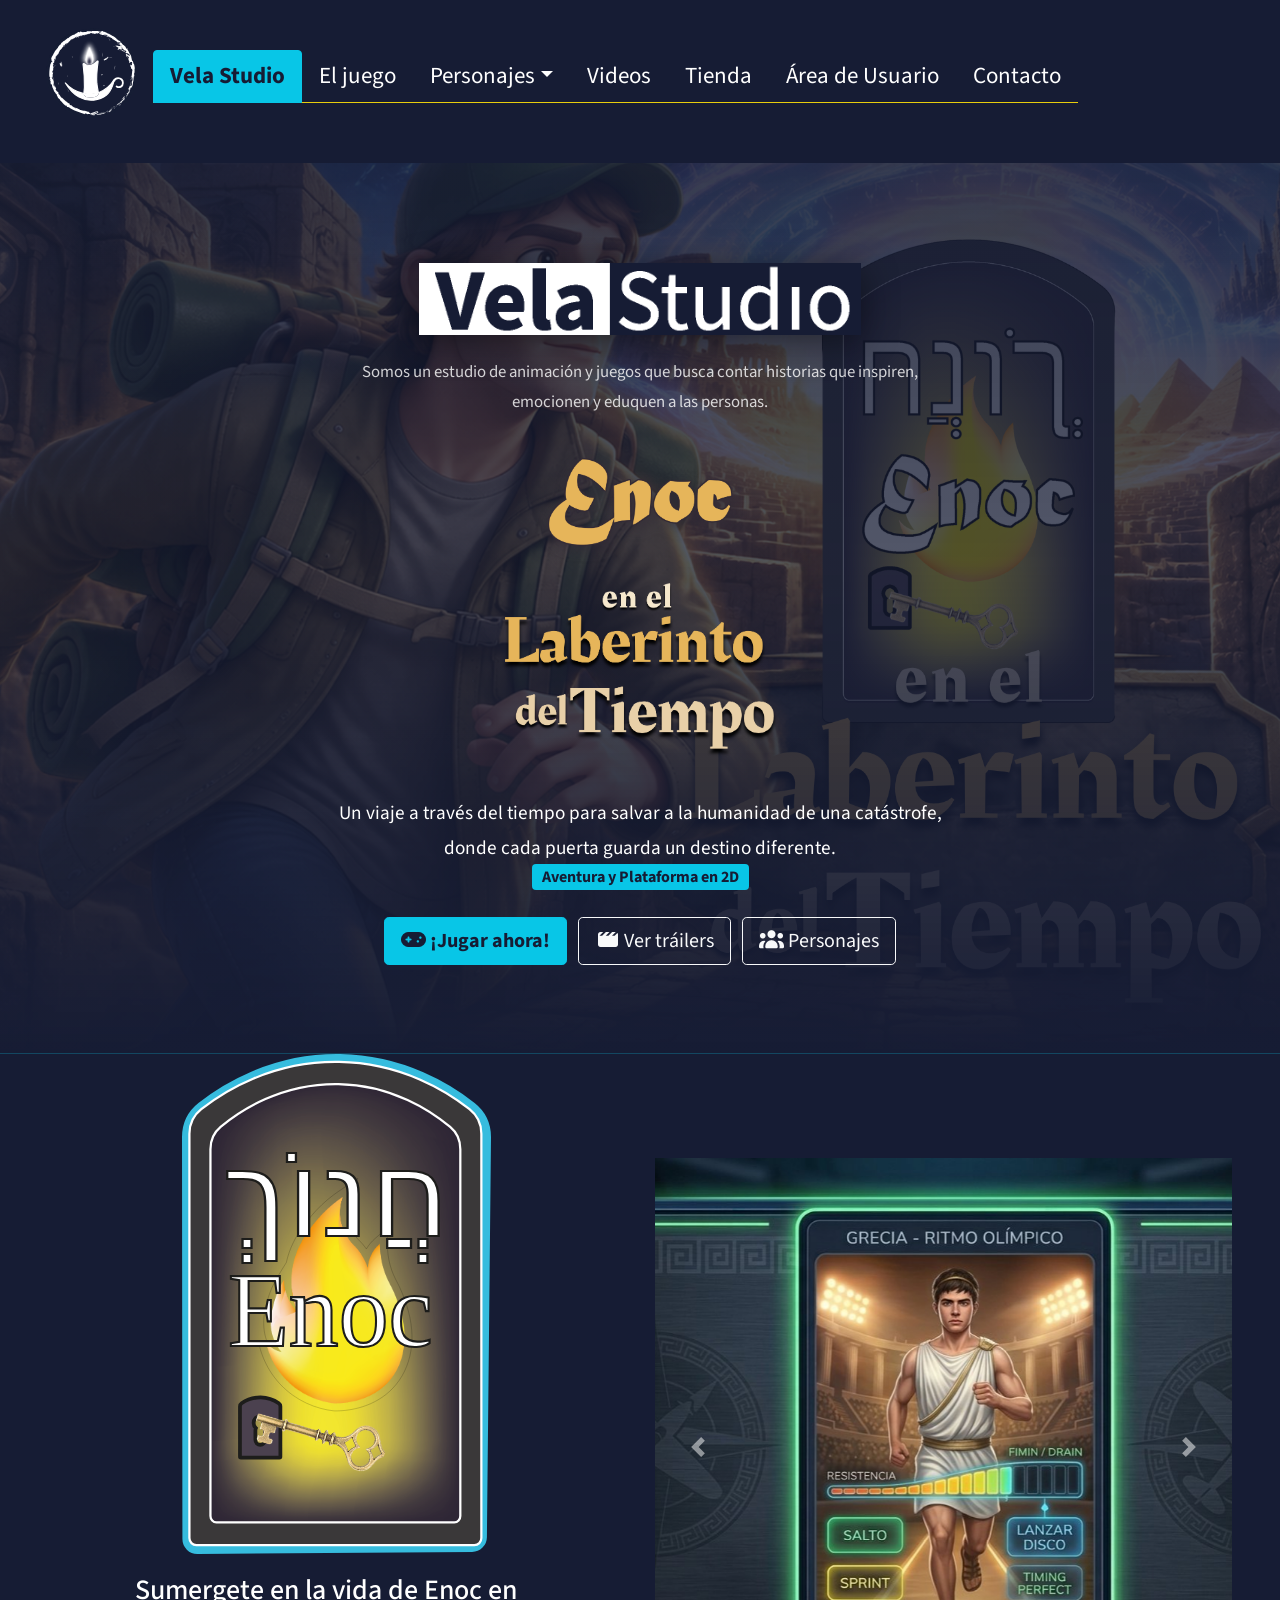
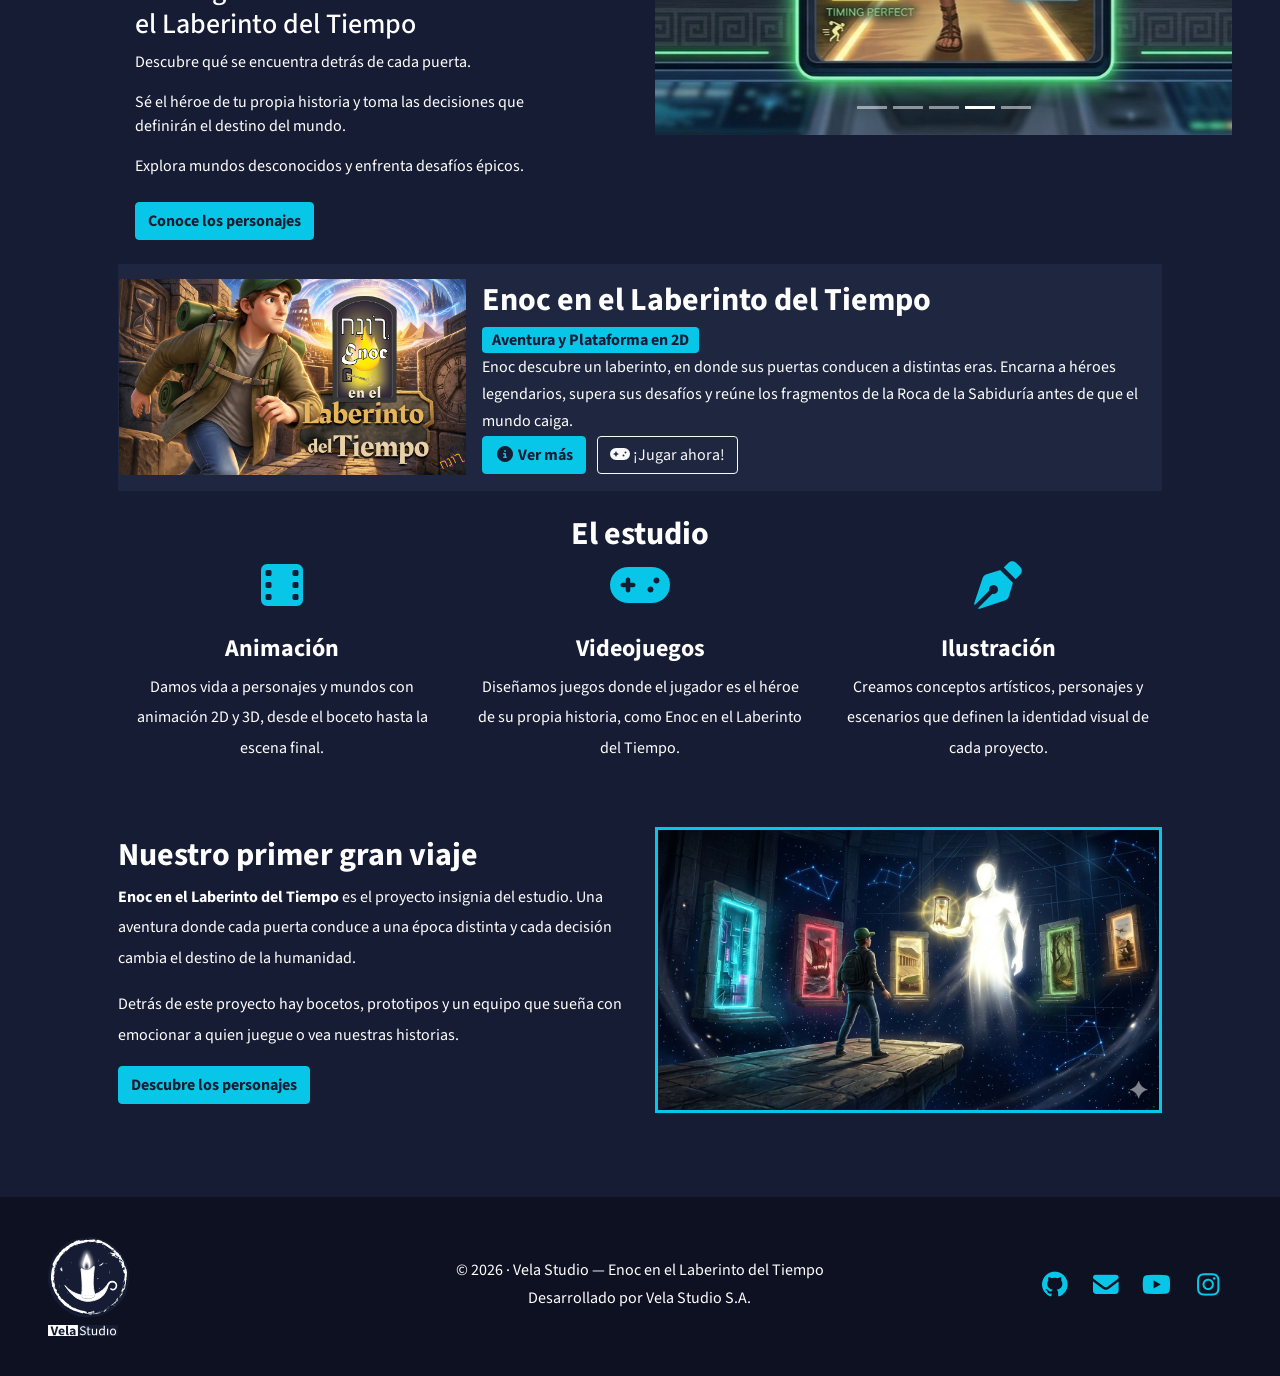
<file: index.html>
<!DOCTYPE html>
<html lang="es">
<head>
    <meta charset="UTF-8">
    <meta name="viewport" content="width=device-width, initial-scale=1.0">
    <title>Vela Studio — Enoc: Laberinto del Tiempo</title>
    <meta http-equiv="refresh" content="0; url=page/index.html">
    <script>
        window.location.replace("page/index.html");
    </script>
    <style>
        body { background: #161c34; color: #ffffff; font-family: 'Segoe UI', sans-serif; display: flex; align-items: center; justify-content: center; min-height: 100vh; margin: 0; }
        a { color: #08c6e7; }
    </style>
</head>
<body>
    <p>Redirigiendo a <a href="page/index.html">Vela Studio — Enoc: Laberinto del Tiempo</a>...</p>
</body>
</html>
</file>
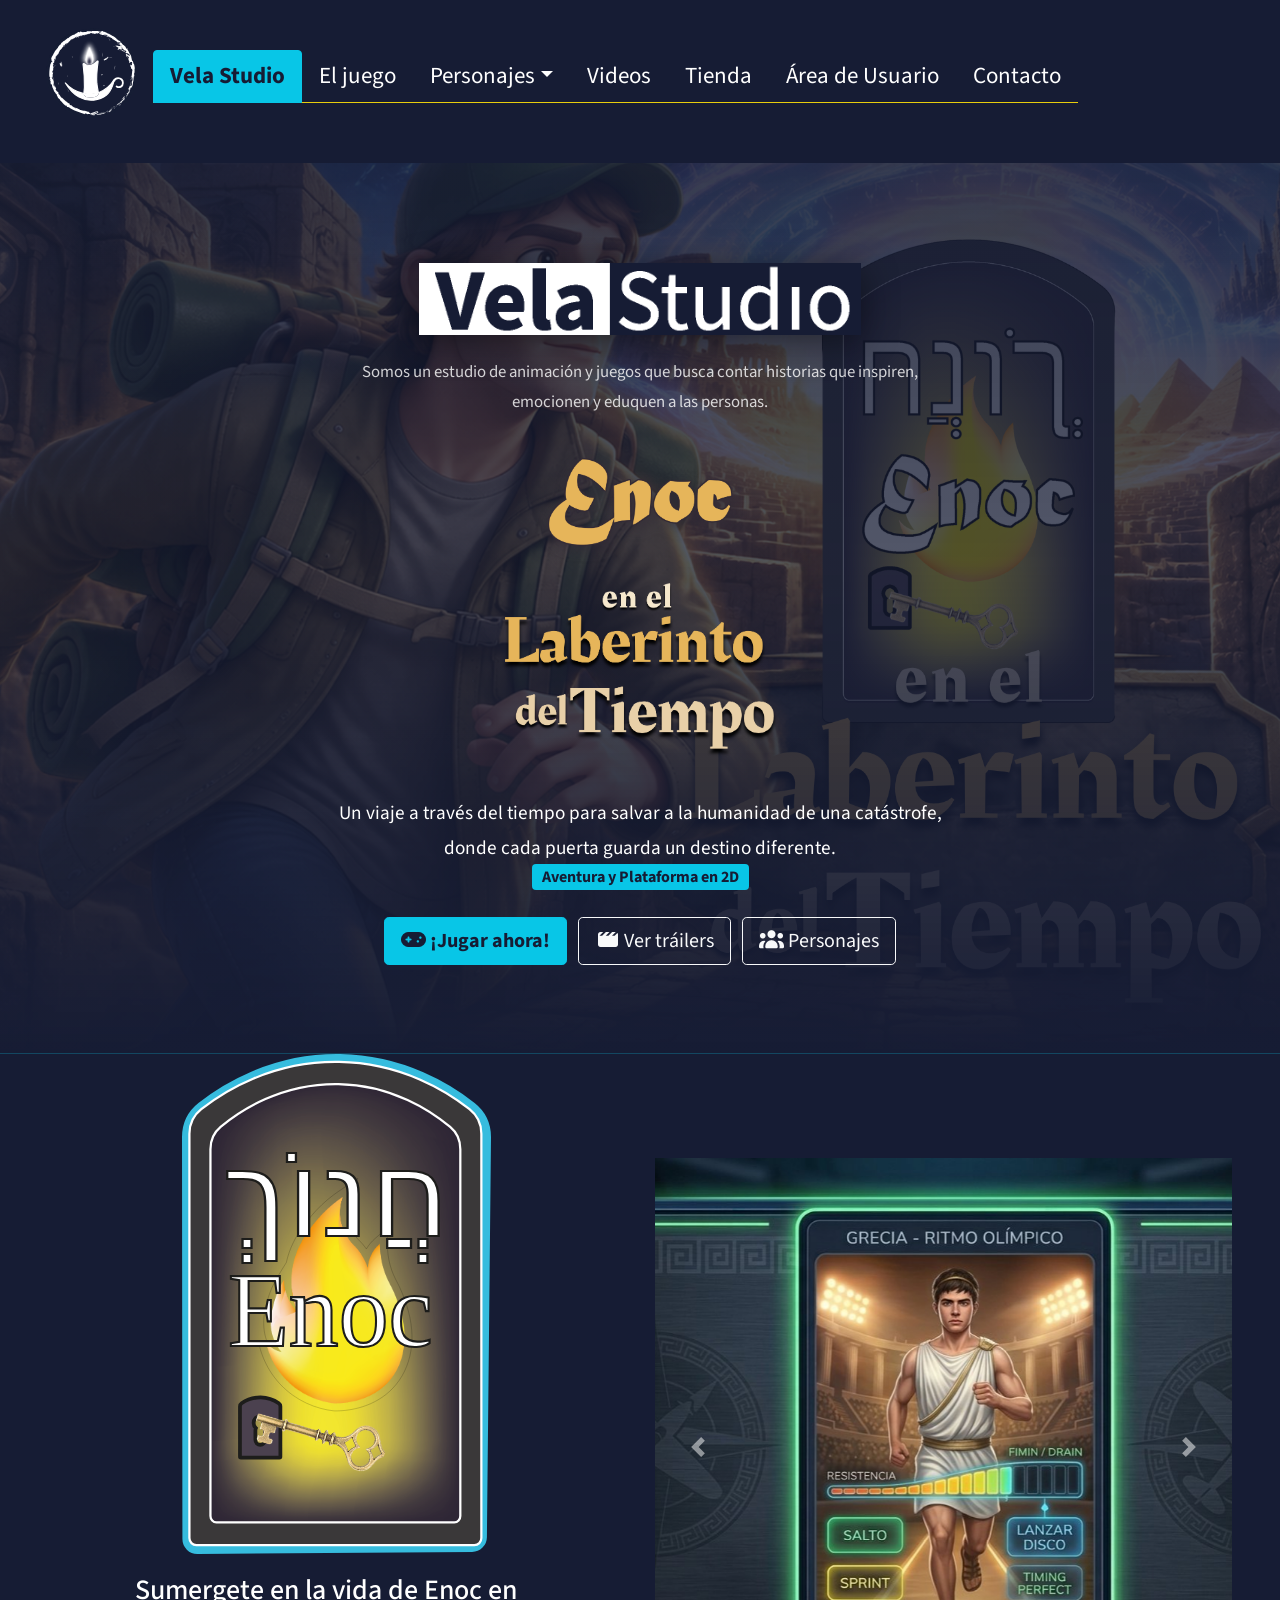
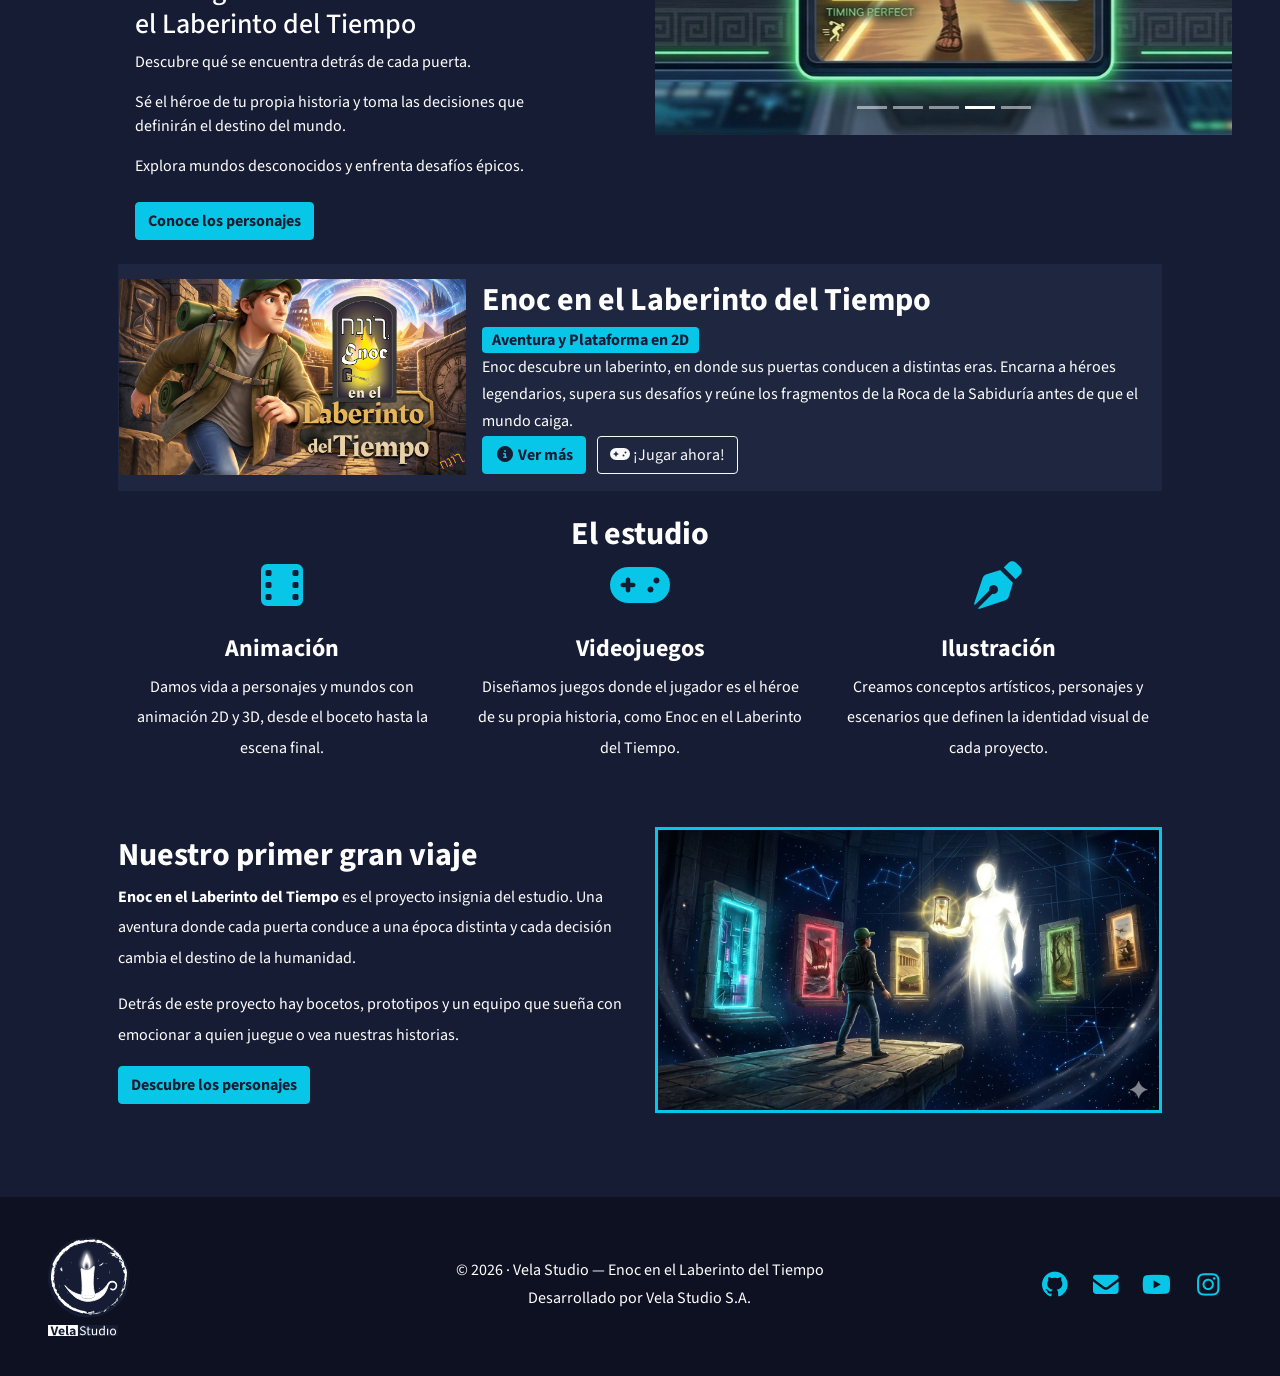
<file: page/index.html>
<!DOCTYPE html>
<html lang="es">
<head>
    <meta charset="UTF-8">
    <meta name="viewport" content="width=device-width, initial-scale=1.0">
    <title>Vela Studio · Principal</title>
    <link rel="stylesheet" href="../assets/bootstrap/css/bootstrap.css">
    <link rel="stylesheet" href="../assets/bootstrap/css/styles.css">
    <link rel="stylesheet" href="../assets/css/all.min.css">
</head>

<body>

    <!-- CABECERA -->
    <header class="cabecera">
        <nav class="navbar navbar-expand-lg navbar-dark">
            <div class="image-container logo-hover logo-principal">
                <div class="logo-mecha">
                    <img class="img-fluid d-block" src="../assets/img/logo_s_f.svg" alt="Vela Studio">
                    <div class="faro" aria-hidden="true"><span class="destello"></span></div>
                </div>
            </div>

            <button class="navbar-toggler" type="button" data-toggle="collapse" data-target="#menuPrincipal" aria-controls="menuPrincipal" aria-expanded="false" aria-label="Mostrar u ocultar la navegación">
                <span class="navbar-toggler-icon"></span>
            </button>

            <div class="collapse navbar-collapse" id="menuPrincipal">
                <ul class="nav nav-tabs">
                    <li class="nav-item">
                        <a class="nav-link activo" href="index.html">Vela Studio <span class="sr-only">(página actual)</span></a>
                    </li>
                    <li class="nav-item">
                        <a class="nav-link" href="juego.html">El juego</a>
                    </li>
                    <li class="nav-item dropdown">
                        <a class="nav-link dropdown-toggle" href="Personajes.html" role="button" data-toggle="dropdown" aria-haspopup="true" aria-expanded="false">Personajes</a>
                        <div class="dropdown-menu">
                            <a class="dropdown-item" href="Personajes.html#enoc">Enoc</a>
                            <a class="dropdown-item" href="Personajes.html#mistico">Místico</a>
                            <a class="dropdown-item" href="Personajes.html#aviador">Aviador</a>
                            <a class="dropdown-item" href="Personajes.html#griego">Griego</a>
                            <a class="dropdown-item" href="Personajes.html#vikingo">Vikingo</a>
                        </div>
                    </li>
                    <li class="nav-item">
                        <a class="nav-link" href="videos.html">Videos</a>
                    </li>
                    <li class="nav-item">
                        <a class="nav-link" href="tienda.html">Tienda</a>
                    </li>
                    <li class="nav-item">
                        <a class="nav-link" href="usuario.html">Área de Usuario</a>
                    </li>
                    <li class="nav-item">
                        <a class="nav-link" href="contacto.html">Contacto</a>
                    </li>
                </ul>
            </div>
        </nav>
    </header>

    <!-- CUERPO -->
    <main>
        <!-- PORTADA -->
        <section class="portada-hero">
            <div class="portada-fondo" aria-hidden="true"></div>
            <div class="portada-particulas" aria-hidden="true"><span></span><span></span><span></span><span></span><span></span><span></span></div>
            <div class="portada-contenido">
                <h1 class="titulo-principal"><img class="logo-wordmark" src="../assets/img/vela studio2.png" alt="Vela Studio"></h1>
                <p class="portada-intro">Somos un estudio de animación y juegos que busca contar historias que inspiren, emocionen y eduquen a las personas.</p>
                <h2 class="titulo-portada-juego">
                    <img class="lettering-enoc" src="../assets/img/TipografiaEnoc-oro.png" alt="Enoc">
                    <img class="lettering-laberinto" src="../assets/img/Tarjetas de Enoc en el laberinto del Tiempo.png" alt="en el Laberinto del Tiempo">
                </h2>
                <p class="portada-eslogan">Un viaje a través del tiempo para salvar a la humanidad de una catástrofe, donde cada puerta guarda un destino diferente.</p>
                <p><span class="duracion">Aventura y Plataforma en 2D</span></p>
                <div class="portada-cta">
                    <a class="btn btn-principal btn-lg mr-2 mb-2" href="tienda.html"><i class="fa-solid fa-gamepad" aria-hidden="true"></i> ¡Jugar ahora!</a>
                    <a class="btn btn-outline-light btn-lg mr-2 mb-2" href="videos.html"><i class="fa-solid fa-clapperboard" aria-hidden="true"></i> Ver tráilers</a>
                    <a class="btn btn-outline-light btn-lg mb-2" href="Personajes.html"><i class="fa-solid fa-users" aria-hidden="true"></i> Personajes</a>
                </div>
            </div>
        </section>

        <section class="container-fluid px-5">
            <div class="row align-items-center">

                <div class="col-12 col-md-6">
                    <div class="text-center">
                        <img class="personaje-home" src="../assets/img/Enoc_s_f2.svg" alt="Enoc, el viajero escogido para salvar a la humanidad" style="max-width: auto; height: 500px;">
                    </div>
                    <div class="presentacion-enoc">
                        <h3>Sumergete en la vida de Enoc en el Laberinto del Tiempo</h3>
                        <p>Descubre qué se encuentra detrás de cada puerta.</p>
                        <p>Sé el héroe de tu propia historia y toma las decisiones que definirán el destino del mundo.</p>
                        <p>Explora mundos desconocidos y enfrenta desafíos épicos.</p>
                        <a class="btn btn-principal mt-2" href="Personajes.html">Conoce los personajes</a>
                    </div>
                </div>

                <div class="col-12 col-md-6">
                    <div id="galeriaInicio" class="carousel slide feature-image-container" data-ride="carousel" data-interval="1000" data-pause="hover" role="region" aria-label="Galería de escenas de Enoc">
                        <ol class="carousel-indicators">
                            <li data-target="#galeriaInicio" data-slide-to="0" aria-label="Escena 1"></li>
                            <li data-target="#galeriaInicio" data-slide-to="1" aria-label="Escena 2"></li>
                            <li data-target="#galeriaInicio" data-slide-to="2" class="active" aria-label="Escena 3"></li>
                            <li data-target="#galeriaInicio" data-slide-to="3" aria-label="Escena 4"></li>
                            <li data-target="#galeriaInicio" data-slide-to="4" aria-label=" Escena 5"></li>
                        </ol>
                        <div class="carousel-inner">
                            <div class="carousel-item">
                                <img class="carousel-image-contain" src="../assets/img/TipografiaEnoc.png" alt="Tipografía de Enoc">
                            </div>
                            <div class="carousel-item">
                                <img class="carousel-image-contain" src="../assets/img/Tarjetas de Enoc en el laberinto del Tiempo.png" alt="Tarjetas de Enoc en el laberinto del Tiempo">
                            </div>
                            <div class="carousel-item active">
                                <img src="../assets/img/encuentro.jpg" alt="Enoc conoce al Guardián del Tiempo en el laberinto">
                            </div>
                            <div class="carousel-item">
                                <img src="../assets/img/olimpico.jpg" alt="Desafío de ritmo olímpico en la antigua Grecia">
                            </div>
                            <div class="carousel-item">
                                <img src="../assets/img/piloto.jpg" alt="Desafío aéreo en la época de la Segunda Guerra Mundial">
                            </div>

                        </div>
                        <a class="carousel-control-prev" href="#galeriaInicio" role="button" data-slide="prev" aria-label="Imagen anterior">
                            <span class="carousel-control-prev-icon" aria-hidden="true"></span>
                        </a>
                        <a class="carousel-control-next" href="#galeriaInicio" role="button" data-slide="next" aria-label="Imagen siguiente">
                            <span class="carousel-control-next-icon" aria-hidden="true"></span>
                        </a>
                    </div>
                </div>

            </div>
        </section>

        <!-- TARJETA DEL VIDEOJUEGO -->
        <section class="container px-5 mt-4">
            <div class="tarjeta">
                <div class="row no-gutters align-items-center">

                    <div class="col-12 col-md-4">
                        <img class="img-fluid" src="../assets/img/Portada del juego.png" alt="Portada de Enoc en el Laberinto del Tiempo">
                    </div>

                    <div class="col-12 col-md-8">
                        <div class="cuerpo-tarjeta">
                            <h2 class="titulo-seccion" style="margin-top: 0;">Enoc en el Laberinto del Tiempo</h2>
                            <p><span class="duracion">Aventura y Plataforma en 2D</span></p>
                            <p class="texto-cuerpo">
                                Enoc descubre un laberinto, en donde sus puertas conducen a distintas eras. 
                                Encarna a héroes legendarios, supera sus desafíos y reúne los fragmentos de la 
                                Roca de la Sabiduría antes de que el mundo caiga.
                            </p>
                            <a class="btn btn-principal mr-2" href="juego.html"><i class="fa-solid fa-circle-info" aria-hidden="true"></i> Ver más</a>
                            <a class="btn btn-outline-light" href="tienda.html"><i class="fa-solid fa-gamepad" aria-hidden="true"></i> ¡Jugar ahora!</a>
                        </div>
                    </div>

                </div>
            </div>
        </section>

        <!-- EL ESTUDIO (antes en Inicio) -->
        <section class="container px-5 mt-4">
            <h2 class="titulo-seccion text-center">El estudio</h2>
            <div class="row text-center">

                <div class="col-12 col-md-4 mb-4">
                    <i class="fa-solid fa-film fa-3x mb-3" style="color: #08c6e7;"></i>
                    <h3 class="titulo-seccion" style="margin-top: 10px; font-size: 1.5rem;">Animación</h3>
                    <p class="texto-cuerpo">Damos vida a personajes y mundos con animación 2D y 3D, desde el boceto hasta la escena final.</p>
                </div>

                <div class="col-12 col-md-4 mb-4">
                    <i class="fa-solid fa-gamepad fa-3x mb-3" style="color: #08c6e7;"></i>
                    <h3 class="titulo-seccion" style="margin-top: 10px; font-size: 1.5rem;">Videojuegos</h3>
                    <p class="texto-cuerpo">Diseñamos juegos donde el jugador es el héroe de su propia historia, como Enoc en el Laberinto del Tiempo.</p>
                </div>

                <div class="col-12 col-md-4 mb-4">
                    <i class="fa-solid fa-pen-nib fa-3x mb-3" style="color: #08c6e7;"></i>
                    <h3 class="titulo-seccion" style="margin-top: 10px; font-size: 1.5rem;">Ilustración</h3>
                    <p class="texto-cuerpo">Creamos conceptos artísticos, personajes y escenarios 
                        que definen la identidad visual de cada proyecto.</p>
                </div>

            </div>
        </section>

        <!-- NUESTRO PRIMER GRAN VIAJE (antes en Inicio) -->
        <section class="container px-5 mt-4">
            <div class="row align-items-center">

                <div class="col-12 col-md-6 mb-4">
                    <h2 class="titulo-seccion" style="margin-top: 0;">Nuestro primer gran viaje</h2>
                    <p class="texto-cuerpo">
                        <strong>Enoc en el Laberinto del Tiempo</strong> es el proyecto insignia del estudio. 
                        Una aventura donde cada puerta conduce a una época distinta 
                        y cada decisión cambia el destino de la humanidad.
                    </p>
                    <p class="texto-cuerpo">
                        Detrás de este proyecto hay bocetos, prototipos y 
                        un equipo que sueña con emocionar a quien juegue o vea nuestras historias.
                    </p>
                    <a class="btn btn-principal" href="Personajes.html">Descubre los personajes</a>
                </div>

                <div class="col-12 col-md-6 mb-4">
                    <img class="img-fluid" src="../assets/img/encuentro.jpg" alt="Escena del encuentro entre personajes" style="border: 3px solid #08c6e7;">
                </div>

            </div>
        </section>
    </main>

    <!-- PIE DE PÁGINA -->
    <footer class="pie">
        <div class="container-fluid px-5">
            <div class="row align-items-center">

                <div class="col-12 col-md-4">
                    <img class="logo-pie" src="../assets/img/logo_s_f.svg" alt="Vela Studio">
                    <img class="isotipo-pie" src="../assets/img/isotipo.svg" alt="Isotipo de Vela Studio">
                </div>

                <div class="col-12 col-md-4 text-center">
                    <p class="mb-1">© 2026 · Vela Studio — Enoc en el Laberinto del Tiempo</p>
                    <p class="mb-1">Desarrollado por Vela Studio S.A.</p>
                </div>

                <div class="col-12 col-md-4 redes text-center text-md-right">
                    <a href="https://github.com/maxi2809/Enoc-Laberinto-del-Tiempo" target="_blank" rel="noopener" aria-label="GitHub"><i class="fa-brands fa-github"></i></a>
                    <a href="mailto:contactos@velastudio.com" aria-label="Email"><i class="fa-solid fa-envelope"></i></a>
                    <a href="https://www.youtube.com/@velastudio" target="_blank" rel="noopener" aria-label="YouTube"><i class="fa-brands fa-youtube"></i></a>
                    <a href="https://www.instagram.com/velastudio/" target="_blank" rel="noopener" aria-label="Instagram"><i class="fa-brands fa-instagram"></i></a>
                </div>
            </div>
        </div>
    </footer>

    <script src="../assets/bootstrap/js/jquery.slim.min.js"></script>
    <script src="../assets/bootstrap/js/popper.min.js"></script>
    <script src="../assets/bootstrap/js/bootstrap.min.js"></script>
</body>
</html>
</file>
<file: assets/bootstrap/css/styles.css>
@font-face {
    font-family: 'Source Sans 3';
    src: url('../../font/SourceSans3-Variable.ttf') format('truetype');
    font-style: normal;
    font-weight: 200 900;
    font-display: swap;
}

/* ==========================================================================
   ESTILOS GENERALES
   ========================================================================== */

body {
    background-color: #161c34;
    color: #ffffff;
    font-family: 'Source Sans 3', sans-serif;
}

a {
    color: #08c6e7;
}

a:hover,
a:focus-visible {
    color: #ffffff;
}

/* Anclas por personaje: evita que la cabecera tape el destino del enlace */
[id] {
    scroll-margin-top: 100px;
}

/* ==========================================================================
   NAVEGACIÓN
   ========================================================================== */

.nav-tabs .nav-link {
    color: #ffffff;
    font-family: 'Source Sans 3', sans-serif;
    font-size: 23px;
    font-weight: 400;
    border: 1px solid transparent;
    transition: background-color 0.3s ease, border-color 0.3s ease, color 0.3s ease;
}

.nav-tabs .nav-link:hover,
.nav-tabs .nav-link:focus-visible {
    color: #161c34;
    background-color: #08c6e7;
    border-color: #08c6e7;
    font-weight: 700;
}

.nav-tabs .nav-link.activo {
    color: #161c34;
    background-color: #08c6e7;
    border-color: #08c6e7;
    font-weight: 700;
}

.btn-buscar {
    color: #ffffff;
    font-family: 'Source Sans 3', sans-serif;
    font-size: 23px;
    font-weight: 400;
    border: 0;
    background-color: transparent;
    transition: color 0.3s ease;
}

.btn-buscar:hover,
.btn-buscar:focus-visible {
    color: #08c6e7;
    height: 30px;
    border-color: transparent;
    background-color: transparent;
}

.form-inline .btn-outline-warning:hover,
.form-inline .btn-outline-warning:focus-visible {
    color: #161c34;
    background-color: #08c6e7;
    border-color: #08c6e7;
}

/* Menú desplegable de personajes */
.dropdown-menu {
    background-color: #161c34;
    border: 1px solid #08c6e7;
}

.dropdown-item {
    color: #ffffff;
    font-size: 20px;
    transition: background-color 0.3s ease, color 0.3s ease;
}

.dropdown-item:hover,
.dropdown-item:focus-visible {
    color: #161c34;
    background-color: #08c6e7;
}

/* ==========================================================================
   LOGOTIPO CON EFECTO HOVER
   ========================================================================== */

/* Zoom del logotipo al pasar el ratón (solo escala, sin cambio de imagen) */
.logo-hover {
    transition: transform 0.2s ease;
}

.logo-hover:hover {
    transform: scale(1.2);
}

.image-container {
    position: relative;
    display: inline-block;
}

.image-container img {
    max-height: 120px;
}

.logo-principal {
    max-width: 220px;
    margin-right: 1rem;
}

.logo-principal img {
    height: 90px;
    width: auto;
}

/* ==========================================================================
   PORTADA (index.html)
   ========================================================================== */

.cabecera {
    padding: 20px 30px 0;
}

.seccion-hero {
    margin-top: 40px;
    padding: 0 15px;
    text-align: center;
}

.titulo-principal {
    color: #08c6e7;
    font-size: 3rem;
    font-weight: 700;
    letter-spacing: 2px;
    text-transform: uppercase;
}

.titulo-seccion {
    margin-top: 24px;
    font-size: 2rem;
    font-weight: 700;
}

.slogan {
    max-width: 640px;
    margin: 0 auto;
    font-size: 1.15rem;
    line-height: 1.9;
}

.personaje-home {
    display: block;
    height: 360px;
    width: auto;
    margin-left: auto;
    margin-right: auto;
}

.presentacion-enoc {
    margin-top: 20px;
    padding: 0 15%;
}

.pie-foto {
    margin-top: 8px;
    font-size: 0.9rem;
    opacity: 0.7;
}

/* ---- Portada cinematográfica del index ---- */

.portada-hero {
    position: relative;
    margin-top: 30px;
    padding: 100px 20px 80px;
    text-align: center;
    overflow: hidden;
    border-bottom: 1px solid rgba(8, 198, 231, 0.25);
}

.portada-fondo {
    position: absolute;
    top: 0;
    right: 0;
    bottom: 0;
    left: 0;
    background:
        linear-gradient(180deg, rgba(22, 28, 52, 0.86) 0%, rgba(22, 28, 52, 0.74) 45%, #161c34 100%),
        url('../../img/Portada del juego.png') no-repeat center 28% / cover;
    animation: portada-zoom 20s ease-in-out infinite alternate;
}

@keyframes portada-zoom {
    from { transform: scale(1); }
    to   { transform: scale(1.08); }
}

.portada-particulas {
    position: absolute;
    top: 0;
    right: 0;
    bottom: 0;
    left: 0;
    z-index: 0;
    pointer-events: none;
}

.portada-particulas span {
    position: absolute;
    bottom: -12px;
    width: 6px;
    height: 6px;
    border-radius: 50%;
    background: #ffd166;
    box-shadow: 0 0 12px 2px rgba(255, 209, 102, 0.55);
    opacity: 0;
    animation: chispa-subir 8s linear infinite;
}

.portada-particulas span:nth-child(1) { left: 10%; animation-duration: 9s; }
.portada-particulas span:nth-child(2) { left: 24%; width: 4px; height: 4px; animation-delay: 2s; animation-duration: 7s; }
.portada-particulas span:nth-child(3) { left: 45%; animation-delay: 4s; animation-duration: 10s; }
.portada-particulas span:nth-child(4) { left: 63%; width: 5px; height: 5px; animation-delay: 1s; animation-duration: 8s; }
.portada-particulas span:nth-child(5) { left: 78%; animation-delay: 5.5s; animation-duration: 9s; }
.portada-particulas span:nth-child(6) { left: 92%; width: 4px; height: 4px; animation-delay: 3s; animation-duration: 7s; }

@keyframes chispa-subir {
    0%   { transform: translateY(0) translateX(0); opacity: 0; }
    10%  { opacity: 0.85; }
    100% { transform: translateY(-560px) translateX(26px); opacity: 0; }
}

.portada-contenido {
    position: relative;
    z-index: 1;
    max-width: 860px;
    margin: 0 auto;
}

.portada-hero .titulo-principal {
    display: inline-block;
    margin: 0;
}

.logo-wordmark {
    height: 72px;
    width: auto;
    filter: drop-shadow(0 6px 18px rgba(0, 0, 0, 0.45));
}

.portada-intro {
    max-width: 620px;
    margin: 22px auto 0;
    font-size: 1.05rem;
    line-height: 1.8;
    opacity: 0.8;
}

.titulo-portada-juego {
    margin: 26px 0 12px;
}

.lettering-enoc {
    height: 120px;
    width: auto;
    filter: drop-shadow(1px 0 0 rgba(51, 43, 54, 1)) drop-shadow(-1px 0 0 rgba(51, 43, 54, 1)) drop-shadow(0 1px 0 rgba(51, 43, 54, 1)) drop-shadow(0 -1px 0 rgba(51, 43, 54, 1)) drop-shadow(3px 4px 6px rgba(51, 43, 54, 0.65));
}

.lettering-laberinto {
    display: block;
    width: min(330px, 76%);
    height: auto;
    margin: 2px auto 0;
}

/* Titulo con lettering en la pagina El juego */
.titulo-juego-hero {
    position: relative;
    margin-top: 30px;
    padding: 90px 20px 60px;
    overflow: hidden;
    border-bottom: 1px solid rgba(8, 198, 231, 0.25);
}

.titulo-juego-hero::before {
    content: "";
    position: absolute;
    top: 0;
    right: 0;
    bottom: 0;
    left: 0;
    background:
        linear-gradient(180deg, rgba(22, 28, 52, 0.88) 0%, rgba(22, 28, 52, 0.78) 50%, #161c34 100%),
        url('../../img/Portada del juego.png') no-repeat center 28% / cover;
}

.titulo-juego-hero > * {
    position: relative;
    z-index: 1;
}

.titulo-juego-hero .titulo-principal {
    color: inherit;
    letter-spacing: normal;
    text-transform: none;
    margin-bottom: 14px;
}

.portada-eslogan {
    max-width: 640px;
    margin: 0 auto;
    font-size: 1.2rem;
    line-height: 1.8;
    color: #ffffff;
}

.portada-cta {
    margin-top: 28px;
}

@media (max-width: 767.98px) {
    .portada-hero {
        padding: 60px 15px 50px;
    }

    .titulo-portada-juego {
        margin-top: 18px;
    }

    .lettering-enoc {
        height: 84px;
    }

    .lettering-laberinto {
        width: 200px;
    }

    .logo-wordmark {
        height: 52px;
    }
}

@media (prefers-reduced-motion: reduce) {
    .portada-fondo,
    .portada-particulas span {
        animation: none;
    }
}

.texto-cuerpo {
    color: #ffffff;
    font-size: 1rem;
    line-height: 1.9;
}

.btn-principal {
    color: #161c34;
    background-color: #08c6e7;
    border-color: #08c6e7;
    font-weight: 700;
    transition: background-color 0.3s ease, border-color 0.3s ease;
}

.btn-principal:hover,
.btn-principal:focus-visible {
    color: #161c34;
    background-color: #ffffff;
    border-color: #ffffff;
}

/* Imagen destacada con efecto de cambio al pasar el ratón */
.feature-image-container {
    position: relative;
    display: block;
    width: min(80vh, 100%);
    max-width: 100%;
    aspect-ratio: 1;
    height: auto;
    margin: 0 auto;
    padding: 0;
    border: 0;
    background: transparent;
    color: inherit;
    overflow: hidden;
}

.feature-image-container img {
    position: absolute;
    inset: 0;
    display: block;
    width: 100%;
    height: 100%;
    object-fit: cover;
}

/* Altura del carrusel dentro del contenedor destacado */
.feature-image-container .carousel-inner,
.feature-image-container .carousel-item {
    height: 100%;
}

/* Imagenes de marca (tipografia y tarjetas) completas, sin recorte */
.feature-image-container img.carousel-image-contain {
    object-fit: contain;
    background-color: #0d1226;
}

.feature-image-container .feature-image-hover {
    opacity: 0;
    transition: opacity 0.3s ease;
}

.feature-image-container:hover .feature-image-hover {
    opacity: 1;
}

/* ==========================================================================
   TARJETAS (Personajes y Videos)
   ========================================================================== */

.tarjeta {
    display: block;
    height: 100%;
    color: #ffffff;
    background-color: #1e2640;
    border: 1px solid transparent;
    transition: border-color 0.3s ease, transform 0.2s ease;
}

.tarjeta:hover,
.tarjeta:focus {
    color: #ffffff;
    text-decoration: none;
    border-color: #08c6e7;
    transform: translateY(-4px);
}

.tarjeta .imagen-tarjeta {
    display: block;
    width: 100%;
    height: 270px;
    object-fit: cover;
    object-position: center top;
}

.tarjeta .cuerpo-tarjeta {
    padding: 16px;
}

.tarjeta h3 {
    margin-bottom: 8px;
    color: #08c6e7;
    font-size: 1.4rem;
    font-weight: 700;
}

.tarjeta p {
    margin-bottom: 0;
    line-height: 1.7;
}

.duracion {
    color: #161c34;
    background-color: #08c6e7;
    font-weight: 700;
    padding: 2px 10px;
    border-radius: 4px;
}

.icono-play {
    position: absolute;
    top: 50%;
    left: 50%;
    color: #ffffff;
    font-size: 3rem;
    transform: translate(-50%, -50%);
    text-shadow: 0 0 12px rgba(8, 198, 231, 0.9);
    transition: transform 0.2s ease;
}

.tarjeta:hover .icono-play {
    transform: translate(-50%, -50%) scale(1.2);
}

/* ==========================================================================
   CONTACTO
   ========================================================================== */

.form-control {
    color: #ffffff;
    background-color: #0d1122;
    border: 1px solid #3a4364;
}

.form-control:focus {
    color: #ffffff;
    background-color: #0d1122;
    border-color: #08c6e7;
    box-shadow: 0 0 0 0.2rem rgba(8, 198, 231, 0.25);
}

.form-control::placeholder {
    color: #8a93b8;
}

.dato-contacto {
    font-size: 1.05rem;
    line-height: 2;
}

.dato-contacto i {
    width: 1.5rem;
    margin-right: 10px;
    color: #08c6e7;
}

/* ==========================================================================
   PIE DE PÁGINA
   ========================================================================== */

.pie {
    margin-top: 60px;
    padding: 40px 0;
    background-color: #0d1122;
}

.logo-pie {
    display: block;
    max-width: 220px;
    height: 80px;
    width: auto;
}

.isotipo-pie {
    display: block;
    max-width: 70px;
    margin-top: 8px;
}

.pie .redes a {
    margin: 0 0.5rem;
    font-size: 1.6rem;
}

/* ==========================================================================
   ICONOS HEXAGONALES, LISTAS Y TIENDA
   ========================================================================== */

.numeracion {
    color: #08c6e7;
    font-weight: 700;
    letter-spacing: 2px;
}

.hexa {
    position: relative;
    display: flex;
    align-items: center;
    justify-content: center;
    width: 64px;
    height: 72px;
    margin: 0 auto 12px;
    clip-path: polygon(50% 0%, 100% 25%, 100% 75%, 50% 100%, 0% 75%, 0% 25%);
    background-color: #08c6e7;
}

.hexa::after {
    content: '';
    position: absolute;
    top: 2px;
    right: 2px;
    bottom: 2px;
    left: 2px;
    clip-path: polygon(50% 0%, 100% 25%, 100% 75%, 50% 100%, 0% 75%, 0% 25%);
    background-color: #1e2640;
}

.hexa i {
    position: relative;
    z-index: 1;
    color: #08c6e7;
    font-size: 1.6rem;
}

.lista-enlaces {
    list-style: none;
    margin: 0;
    padding: 0;
    font-size: 0.95rem;
    line-height: 2;
    text-align: left;
}

.lista-enlaces i {
    width: 1.4rem;
    margin-right: 6px;
    color: #08c6e7;
}

.lista-enlaces a {
    color: #ffffff;
}

.lista-enlaces a:hover,
.lista-enlaces a:focus-visible {
    color: #08c6e7;
}

.precio {
    color: #08c6e7;
    font-size: 1.2rem;
    font-weight: 700;
}

.producto-nombre {
    font-size: 1.1rem !important;
}

/* ==========================================================================
   LOGO DE LA CABECERA CON FOCO DE FARO (la llama alumbra como un faro)
   ========================================================================== */

.logo-mecha {
    position: relative;
    display: inline-block;
}

/* El foco: círculo de luz corto centrado en la llama (x 48%, y 27% del logo),
   con UN haz que barre de izquierda a derecha.
   Oculto por defecto: solo se enciende al pasar el ratón por el logo */
.logo-mecha .faro {
    position: absolute;
    left: 48%;
    top: 27%;
    width: 180px;
    height: 180px;
    margin: -90px 0 0 -90px;
    border-radius: 50%;
    background: conic-gradient(from -14deg at 50% 50%,
        rgba(255, 246, 214, 0) 0deg,
        rgba(255, 246, 214, 0.5) 14deg,
        rgba(255, 214, 130, 0) 28deg,
        rgba(255, 214, 130, 0) 360deg);
    filter: blur(2px);
    opacity: 0;
    transition: opacity 0.3s ease;
    animation: faro-barrido 3.5s ease-in-out infinite alternate;
    pointer-events: none;
}

/* La llama: destello cálido que late como la luz del faro
   (va dentro de .faro: centrado en el círculo, que a su vez está anclado en la llama) */
.logo-mecha .destello {
    position: absolute;
    left: 50%;
    top: 50%;
    width: 16px;
    height: 16px;
    margin: -8px 0 0 -8px;
    border-radius: 50%;
    background: radial-gradient(circle, #fff8e0 0%, #ffd24a 45%, rgba(255, 180, 60, 0) 72%);
    opacity: 0;
    transition: opacity 0.3s ease;
    animation: faro-latempe 1.5s ease-in-out infinite alternate;
    pointer-events: none;
}

/* Al pasar el ratón por el logo: se enciende el faro */
.image-container.logo-hover:hover .faro,
.image-container.logo-hover:hover .destello {
    opacity: 1;
}

/* Barrido del haz: de -55 grados (izquierda) a +55 grados (derecha) y de vuelta */
@keyframes faro-barrido {
    from { transform: rotate(-55deg); }
    to   { transform: rotate(55deg); }
}

/* Latido de la llama (solo escala; la opacidad la controla el hover) */
@keyframes faro-latempe {
    from { transform: scale(1); }
    to   { transform: scale(1.3); }
}
</file>
